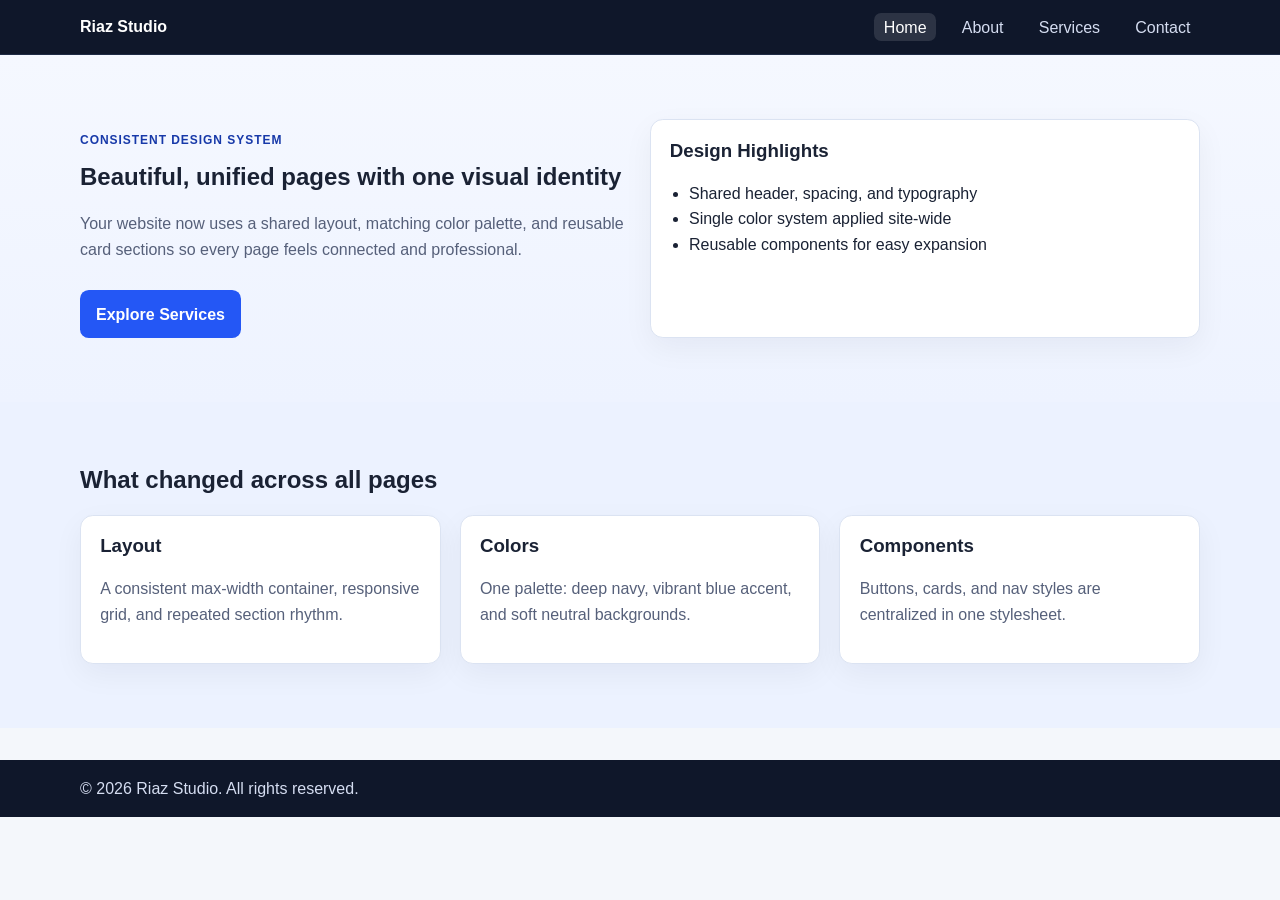
<file: index.html>
<!DOCTYPE html>
<html lang="en">
  <head>
    <meta charset="UTF-8" />
    <meta name="viewport" content="width=device-width, initial-scale=1.0" />
    <title>Riaz Studio | Home</title>
    <link rel="stylesheet" href="styles.css" />
  </head>
  <body>
    <header class="site-header">
      <div class="container nav-wrap">
        <a class="brand" href="index.html">Riaz Studio</a>
        <nav>
          <ul class="nav-list">
            <li><a class="active" href="index.html">Home</a></li>
            <li><a href="about.html">About</a></li>
            <li><a href="services.html">Services</a></li>
            <li><a href="contact.html">Contact</a></li>
          </ul>
        </nav>
      </div>
    </header>

    <main>
      <section class="hero section">
        <div class="container grid two-col">
          <div>
            <p class="eyebrow">CONSISTENT DESIGN SYSTEM</p>
            <h1>Beautiful, unified pages with one visual identity</h1>
            <p>
              Your website now uses a shared layout, matching color palette, and reusable card sections
              so every page feels connected and professional.
            </p>
            <a class="btn" href="services.html">Explore Services</a>
          </div>
          <div class="card feature-card">
            <h3>Design Highlights</h3>
            <ul>
              <li>Shared header, spacing, and typography</li>
              <li>Single color system applied site-wide</li>
              <li>Reusable components for easy expansion</li>
            </ul>
          </div>
        </div>
      </section>

      <section class="section muted">
        <div class="container">
          <h2>What changed across all pages</h2>
          <div class="grid three-col">
            <article class="card">
              <h3>Layout</h3>
              <p>A consistent max-width container, responsive grid, and repeated section rhythm.</p>
            </article>
            <article class="card">
              <h3>Colors</h3>
              <p>One palette: deep navy, vibrant blue accent, and soft neutral backgrounds.</p>
            </article>
            <article class="card">
              <h3>Components</h3>
              <p>Buttons, cards, and nav styles are centralized in one stylesheet.</p>
            </article>
          </div>
        </div>
      </section>
    </main>

    <footer class="site-footer">
      <div class="container">
        <p>© 2026 Riaz Studio. All rights reserved.</p>
      </div>
    </footer>
  </body>
</html>
</file>
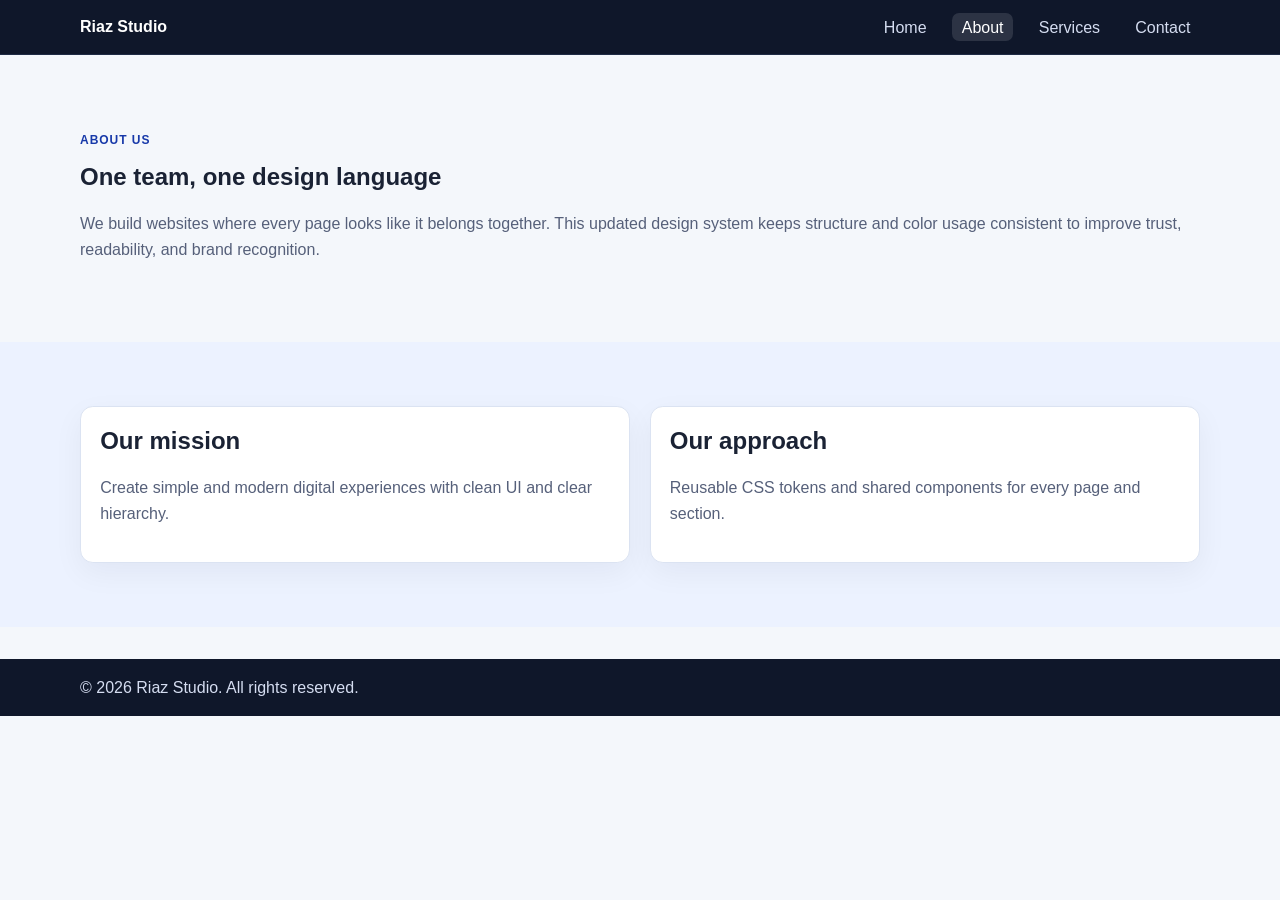
<file: about.html>
<!DOCTYPE html>
<html lang="en">
  <head>
    <meta charset="UTF-8" />
    <meta name="viewport" content="width=device-width, initial-scale=1.0" />
    <title>Riaz Studio | About</title>
    <link rel="stylesheet" href="styles.css" />
  </head>
  <body>
    <header class="site-header">
      <div class="container nav-wrap">
        <a class="brand" href="index.html">Riaz Studio</a>
        <nav>
          <ul class="nav-list">
            <li><a href="index.html">Home</a></li>
            <li><a class="active" href="about.html">About</a></li>
            <li><a href="services.html">Services</a></li>
            <li><a href="contact.html">Contact</a></li>
          </ul>
        </nav>
      </div>
    </header>

    <main>
      <section class="section">
        <div class="container">
          <p class="eyebrow">ABOUT US</p>
          <h1>One team, one design language</h1>
          <p>
            We build websites where every page looks like it belongs together. This updated design system keeps
            structure and color usage consistent to improve trust, readability, and brand recognition.
          </p>
        </div>
      </section>

      <section class="section muted">
        <div class="container grid two-col">
          <article class="card">
            <h2>Our mission</h2>
            <p>Create simple and modern digital experiences with clean UI and clear hierarchy.</p>
          </article>
          <article class="card">
            <h2>Our approach</h2>
            <p>Reusable CSS tokens and shared components for every page and section.</p>
          </article>
        </div>
      </section>
    </main>

    <footer class="site-footer">
      <div class="container">
        <p>© 2026 Riaz Studio. All rights reserved.</p>
      </div>
    </footer>
  </body>
</html>
</file>
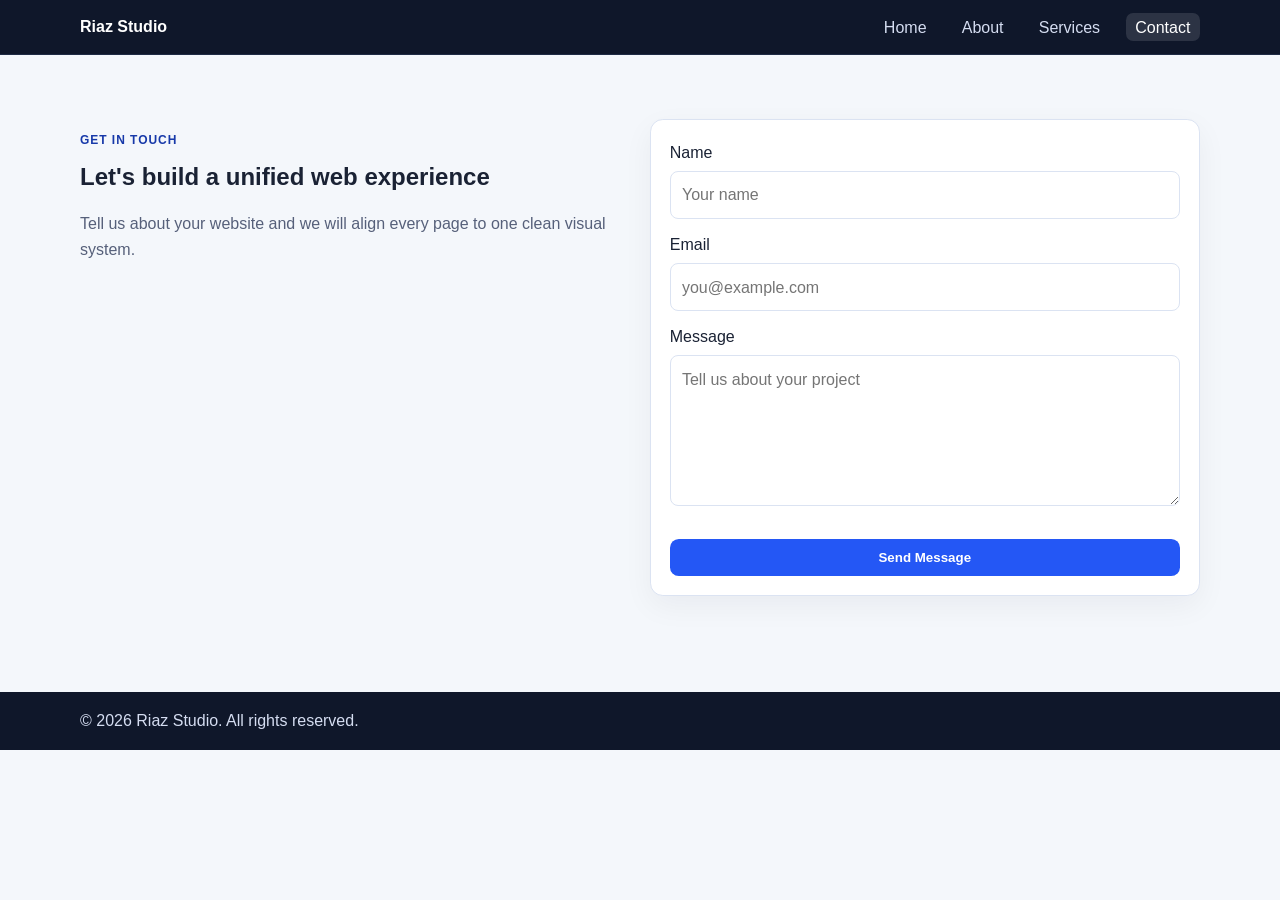
<file: contact.html>
<!DOCTYPE html>
<html lang="en">
  <head>
    <meta charset="UTF-8" />
    <meta name="viewport" content="width=device-width, initial-scale=1.0" />
    <title>Riaz Studio | Contact</title>
    <link rel="stylesheet" href="styles.css" />
  </head>
  <body>
    <header class="site-header">
      <div class="container nav-wrap">
        <a class="brand" href="index.html">Riaz Studio</a>
        <nav>
          <ul class="nav-list">
            <li><a href="index.html">Home</a></li>
            <li><a href="about.html">About</a></li>
            <li><a href="services.html">Services</a></li>
            <li><a class="active" href="contact.html">Contact</a></li>
          </ul>
        </nav>
      </div>
    </header>

    <main>
      <section class="section">
        <div class="container grid two-col">
          <div>
            <p class="eyebrow">GET IN TOUCH</p>
            <h1>Let's build a unified web experience</h1>
            <p>Tell us about your website and we will align every page to one clean visual system.</p>
          </div>
          <form class="card form">
            <label>
              Name
              <input type="text" placeholder="Your name" />
            </label>
            <label>
              Email
              <input type="email" placeholder="you@example.com" />
            </label>
            <label>
              Message
              <textarea rows="5" placeholder="Tell us about your project"></textarea>
            </label>
            <button class="btn" type="button">Send Message</button>
          </form>
        </div>
      </section>
    </main>

    <footer class="site-footer">
      <div class="container">
        <p>© 2026 Riaz Studio. All rights reserved.</p>
      </div>
    </footer>
  </body>
</html>
</file>
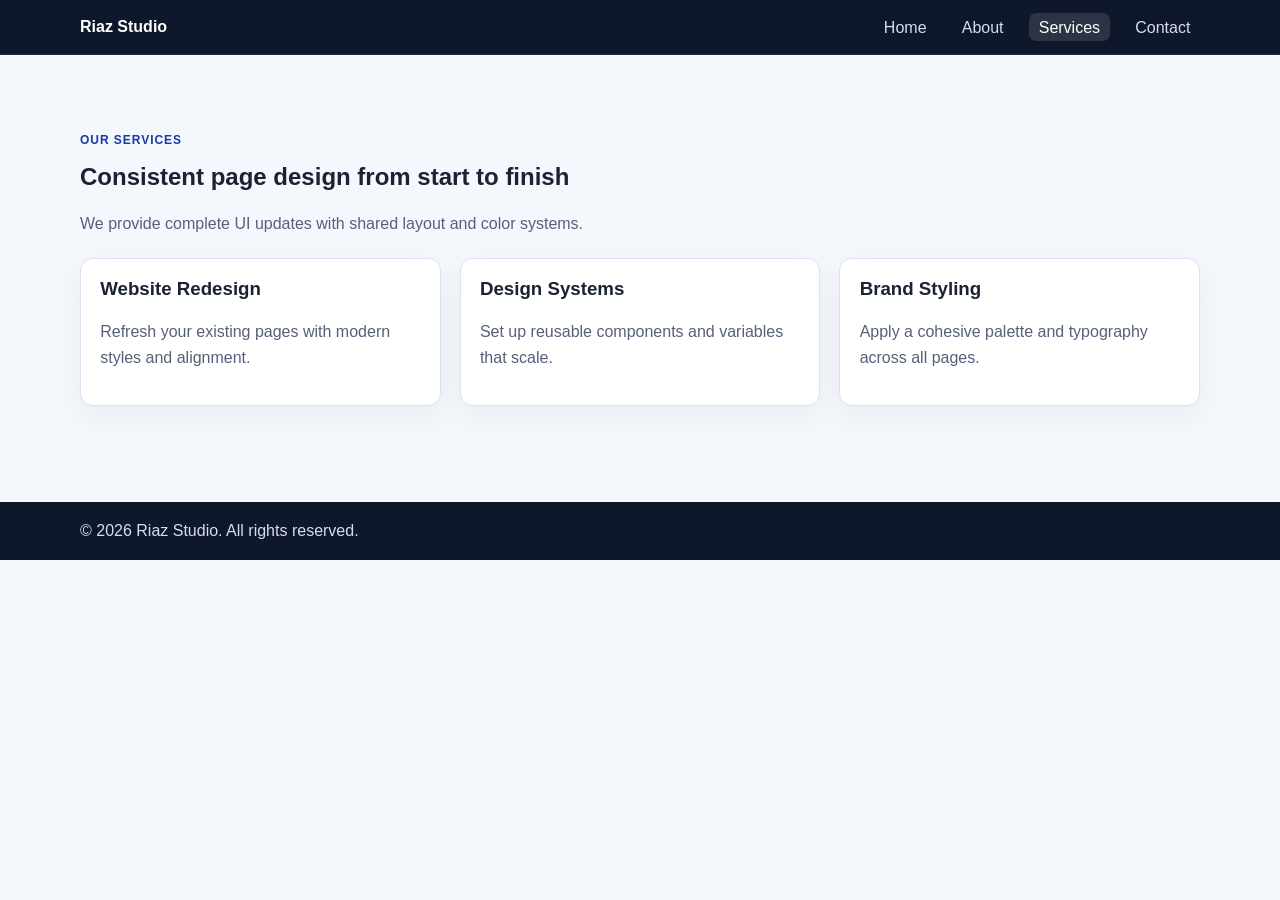
<file: services.html>
<!DOCTYPE html>
<html lang="en">
  <head>
    <meta charset="UTF-8" />
    <meta name="viewport" content="width=device-width, initial-scale=1.0" />
    <title>Riaz Studio | Services</title>
    <link rel="stylesheet" href="styles.css" />
  </head>
  <body>
    <header class="site-header">
      <div class="container nav-wrap">
        <a class="brand" href="index.html">Riaz Studio</a>
        <nav>
          <ul class="nav-list">
            <li><a href="index.html">Home</a></li>
            <li><a href="about.html">About</a></li>
            <li><a class="active" href="services.html">Services</a></li>
            <li><a href="contact.html">Contact</a></li>
          </ul>
        </nav>
      </div>
    </header>

    <main>
      <section class="section">
        <div class="container">
          <p class="eyebrow">OUR SERVICES</p>
          <h1>Consistent page design from start to finish</h1>
          <p>We provide complete UI updates with shared layout and color systems.</p>
          <div class="grid three-col top-gap">
            <article class="card">
              <h3>Website Redesign</h3>
              <p>Refresh your existing pages with modern styles and alignment.</p>
            </article>
            <article class="card">
              <h3>Design Systems</h3>
              <p>Set up reusable components and variables that scale.</p>
            </article>
            <article class="card">
              <h3>Brand Styling</h3>
              <p>Apply a cohesive palette and typography across all pages.</p>
            </article>
          </div>
        </div>
      </section>
    </main>

    <footer class="site-footer">
      <div class="container">
        <p>© 2026 Riaz Studio. All rights reserved.</p>
      </div>
    </footer>
  </body>
</html>
</file>
<file: styles.css>
:root {
  --bg: #f4f7fb;
  --surface: #ffffff;
  --text: #1a2234;
  --muted-text: #56607a;
  --primary: #2457f5;
  --primary-dark: #1739a9;
  --border: #dbe3f2;
}

* {
  box-sizing: border-box;
}

body {
  margin: 0;
  font-family: Inter, "Segoe UI", Arial, sans-serif;
  color: var(--text);
  background: var(--bg);
  line-height: 1.6;
}

h1,
h2,
h3 {
  line-height: 1.2;
  margin-top: 0;
}

p {
  color: var(--muted-text);
}

.container {
  width: min(1120px, 92%);
  margin: 0 auto;
}

.site-header {
  background: #0f172a;
  border-bottom: 1px solid #1f2b45;
  position: sticky;
  top: 0;
}

.nav-wrap {
  display: flex;
  justify-content: space-between;
  align-items: center;
  padding: 0.9rem 0;
}

.brand {
  color: #fff;
  text-decoration: none;
  font-weight: 700;
}

.nav-list {
  list-style: none;
  display: flex;
  gap: 1rem;
  margin: 0;
  padding: 0;
}

.nav-list a {
  color: #d5ddf1;
  text-decoration: none;
  padding: 0.35rem 0.6rem;
  border-radius: 0.45rem;
}

.nav-list a:hover,
.nav-list a.active {
  color: #fff;
  background: rgba(255, 255, 255, 0.12);
}

.section {
  padding: 4rem 0;
}

.muted {
  background: #ecf2ff;
}

.grid {
  display: grid;
  gap: 1.2rem;
}

.two-col {
  grid-template-columns: repeat(2, minmax(0, 1fr));
}

.three-col {
  grid-template-columns: repeat(3, minmax(0, 1fr));
}

.hero {
  background: linear-gradient(180deg, #f5f8ff 0%, #eef3ff 100%);
}

.eyebrow {
  color: var(--primary-dark);
  font-weight: 700;
  letter-spacing: 0.08em;
  font-size: 0.75rem;
}

.card {
  background: var(--surface);
  border: 1px solid var(--border);
  border-radius: 0.8rem;
  padding: 1.2rem;
  box-shadow: 0 10px 30px rgba(15, 23, 42, 0.05);
}

.feature-card ul {
  padding-left: 1.2rem;
  margin: 0;
}

.btn {
  display: inline-block;
  margin-top: 0.75rem;
  background: var(--primary);
  color: #fff;
  text-decoration: none;
  border: none;
  border-radius: 0.55rem;
  padding: 0.7rem 1rem;
  cursor: pointer;
  font-weight: 600;
}

.btn:hover {
  background: var(--primary-dark);
}

.top-gap {
  margin-top: 1.3rem;
}

.form {
  display: grid;
  gap: 0.8rem;
}

input,
textarea {
  width: 100%;
  margin-top: 0.35rem;
  padding: 0.65rem 0.7rem;
  border: 1px solid var(--border);
  border-radius: 0.5rem;
  font: inherit;
}

.site-footer {
  background: #0f172a;
  color: #d5ddf1;
  padding: 1rem 0;
  margin-top: 2rem;
}

.site-footer p {
  color: inherit;
  margin: 0;
}

@media (max-width: 840px) {
  .two-col,
  .three-col {
    grid-template-columns: 1fr;
  }

  .nav-wrap {
    flex-direction: column;
    gap: 0.7rem;
  }
}
</file>
